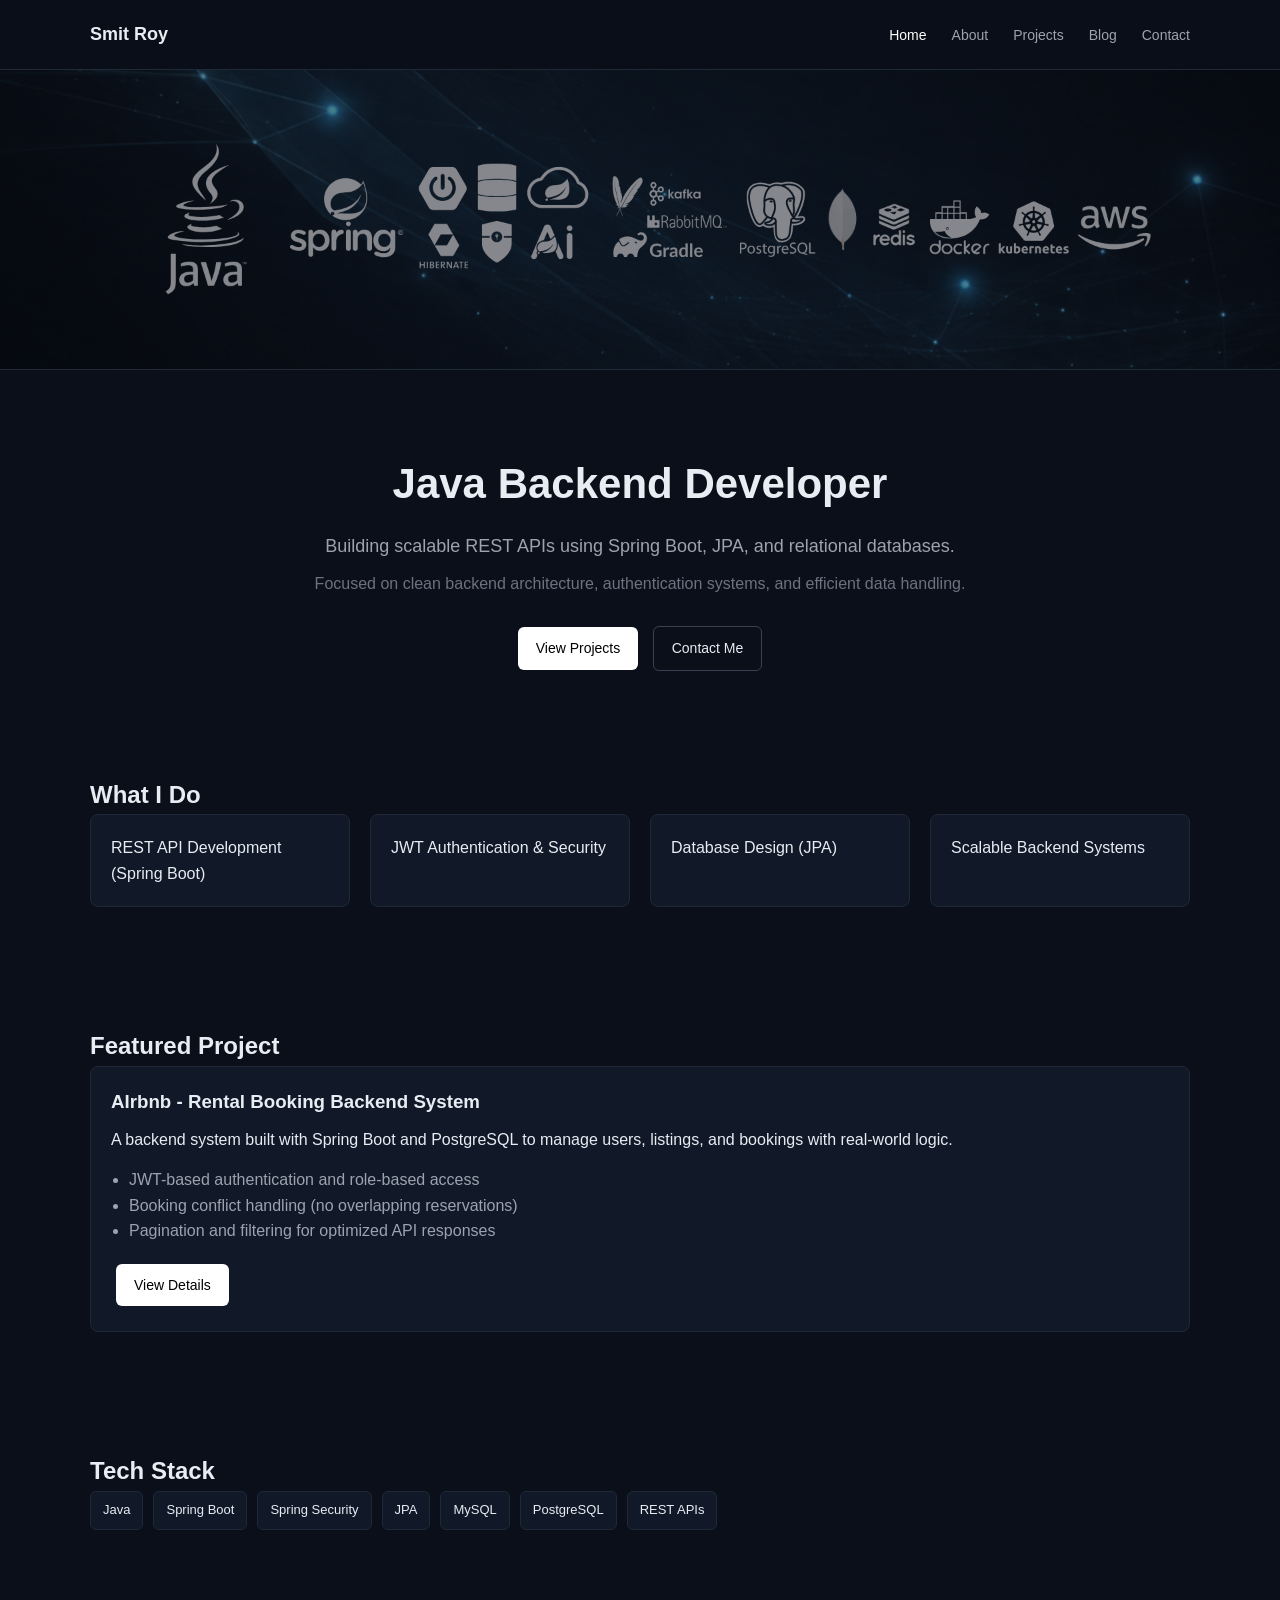
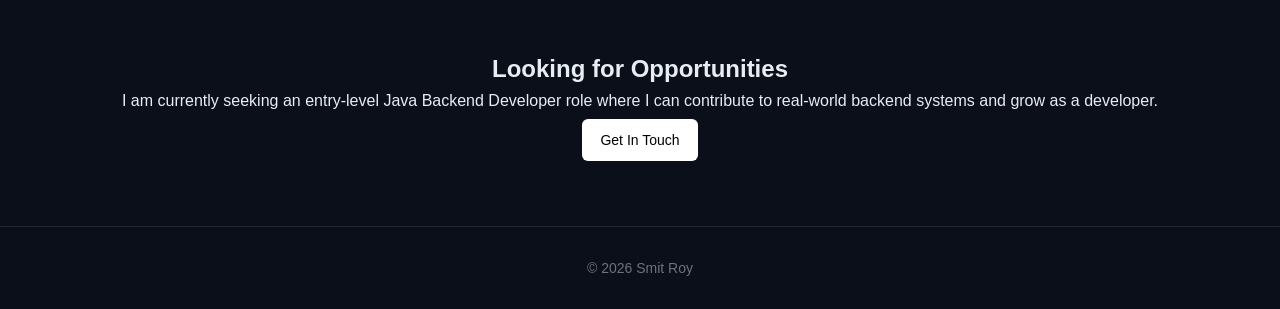
<file: index.html>
<!DOCTYPE html>
<html lang="en">
<head>
  <meta charset="UTF-8">
  <meta name="viewport" content="width=device-width, initial-scale=1.0">
  <title>Smit Roy | Java Backend Developer</title>
  <link rel="stylesheet" href="css/style.css">
</head>

<body>

<!-- HEADER -->
<header class="header">
  <nav class="nav container">
    <h2 class="logo">Smit Roy</h2>
    <ul class="nav-links">
      <li><a href="index.html" class="active">Home</a></li>
      <li><a href="about.html">About</a></li>
      <li><a href="projects.html">Projects</a></li>
      <li><a href="blog.html">Blog</a></li>
      <li><a href="contact.html">Contact</a></li>
    </ul>
  </nav>
</header>

<main>

  <!-- BANNER -->
  <section class="banner">
    <img src="assets\Home - banner.png" alt="Backend Development Banner">
    <div class="banner-text">
      <!-- <h2>Building Scalable Backend Systems</h2> -->
    </div>
  </section>

  <!-- HERO -->
  <section class="hero container">
    <h1>Java Backend Developer</h1>
    <p class="subtitle">
      Building scalable REST APIs using Spring Boot, JPA, and relational databases.
    </p>
    <p class="subtext">
      Focused on clean backend architecture, authentication systems, and efficient data handling.
    </p>

    <div class="hero-buttons">
      <a href="projects.html" class="btn primary">View Projects</a>
      <a href="contact.html" class="btn outline">Contact Me</a>
    </div>
  </section>

  <!-- WHAT I DO -->
  <section class="section container">
    <h2>What I Do</h2>
    <div class="grid-4">
      <div class="card">REST API Development (Spring Boot)</div>
      <div class="card">JWT Authentication & Security</div>
      <div class="card">Database Design (JPA)</div>
      <div class="card">Scalable Backend Systems</div>
    </div>
  </section>

  <!-- FEATURED PROJECT -->
  <section class="section container">
    <h2>Featured Project</h2>

    <div class="card project-card">
      <h3>AIrbnb - Rental Booking Backend System</h3>
      <p>
        A backend system built with Spring Boot and PostgreSQL to manage users,
        listings, and bookings with real-world logic.
      </p>

      <ul class="features">
        <li>JWT-based authentication and role-based access</li>
        <li>Booking conflict handling (no overlapping reservations)</li>
        <li>Pagination and filtering for optimized API responses</li>
      </ul>

      <a href="projects/airbnb.html" class="btn primary">View Details</a>
    </div>
  </section>

  <!-- TECH STACK -->
  <section class="section container">
    <h2>Tech Stack</h2>
    <div class="tags">
      <span>Java</span>
      <span>Spring Boot</span>
      <span>Spring Security</span>
      <span>JPA</span>
      <span>MySQL</span>
      <span>PostgreSQL</span>
      <span>REST APIs</span>
    </div>
  </section>

  <!-- CTA -->
  <section class="section container center">
    <h2>Looking for Opportunities</h2>
    <p>
      I am currently seeking an entry-level Java Backend Developer role where I can contribute
      to real-world backend systems and grow as a developer.
    </p>

    <a href="contact.html" class="btn primary">Get In Touch</a>
  </section>

</main>

<!-- FOOTER -->
<footer class="footer">
  <p>© 2026 Smit Roy</p>
</footer>

<script src="js/script.js"></script>

</body>
</html>
</file>
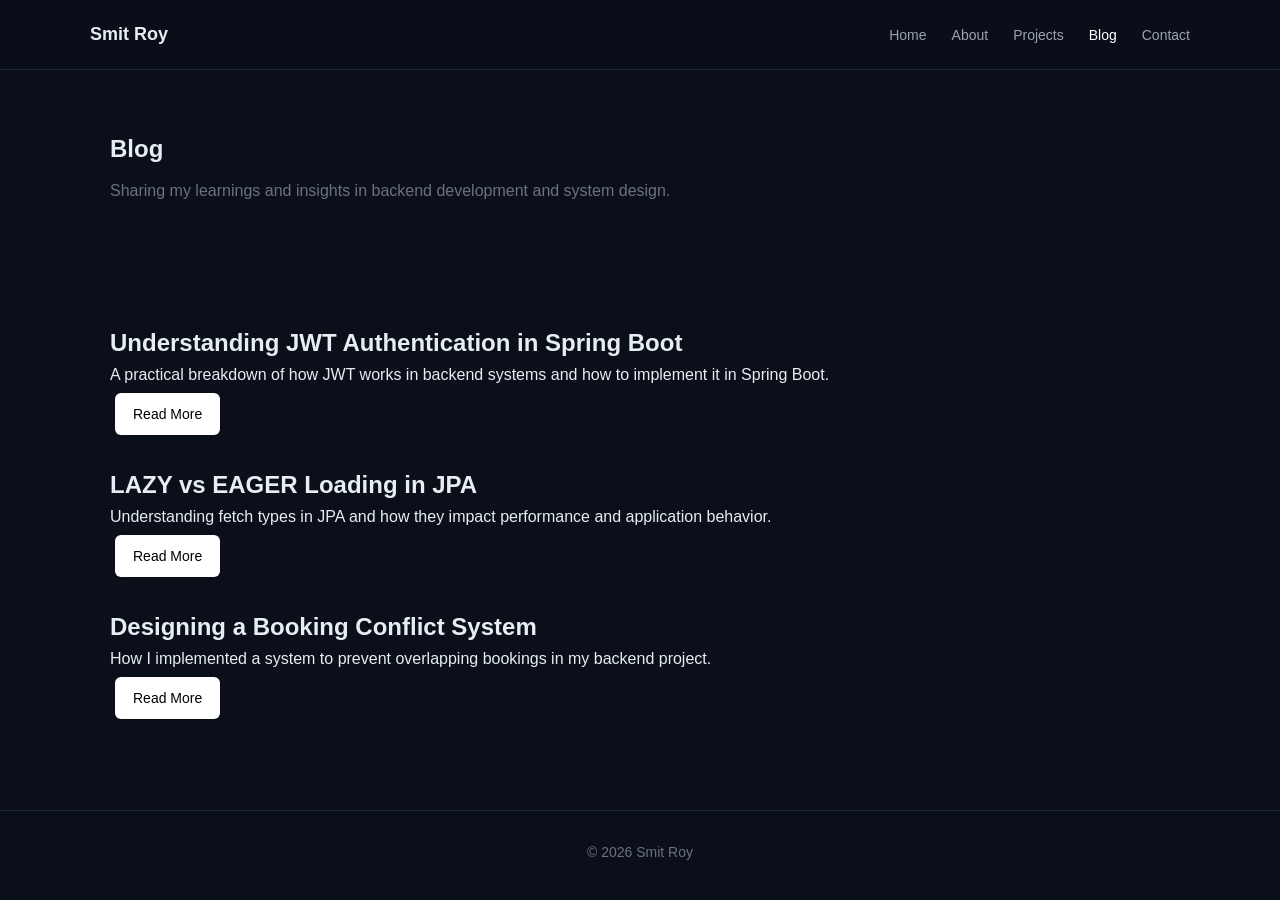
<file: blog.html>
<!DOCTYPE html>
<html lang="en">
<head>
  <meta charset="UTF-8">
  <meta name="viewport" content="width=device-width, initial-scale=1.0">
  <title>Blog | Smit Roy</title>
  <link rel="stylesheet" href="css/style.css">
</head>

<body>

<header class="header">
  <nav class="nav container">
    <h2 class="logo">Smit Roy</h2>
    <ul class="nav-links">
      <li><a href="index.html">Home</a></li>
      <li><a href="about.html">About</a></li>
      <li><a href="projects.html">Projects</a></li>
      <li><a href="blog.html" class="active">Blog</a></li>
      <li><a href="contact.html">Contact</a></li>
    </ul>
  </nav>
</header>

<main class="container">

  <!-- TITLE -->
  <section class="section">
    <h1>Blog</h1>
    <p class="subtext">
      Sharing my learnings and insights in backend development and system design.
    </p>
  </section>

  <!-- BLOG LIST -->
  <section class="section">

    <div class="blog-list">

      <!-- BLOG CARD -->
      <div class="blog-card">
        <h2>Understanding JWT Authentication in Spring Boot</h2>
        <p>
          A practical breakdown of how JWT works in backend systems and how to implement it in Spring Boot.
        </p>
        <a href="blog/blog1.html" class="btn primary">Read More</a>
      </div>
<br>
      <!-- BLOG CARD -->
      <div class="blog-card">
        <h2>LAZY vs EAGER Loading in JPA</h2>
        <p>
          Understanding fetch types in JPA and how they impact performance and application behavior.
        </p>
        <a href="blog/blog2.html" class="btn primary">Read More</a>
      </div>
<br>
      <!-- BLOG CARD -->
      <div class="blog-card">
        <h2>Designing a Booking Conflict System</h2>
        <p>
          How I implemented a system to prevent overlapping bookings in my backend project.
        </p>
        <a href="blog/blog3.html" class="btn primary">Read More</a>
      </div>
<br>
    </div>

  </section>

</main>

<footer class="footer">
  <p>© 2026 Smit Roy</p>
</footer>

<script src="js/script.js"></script>

</body>
</html>
</file>
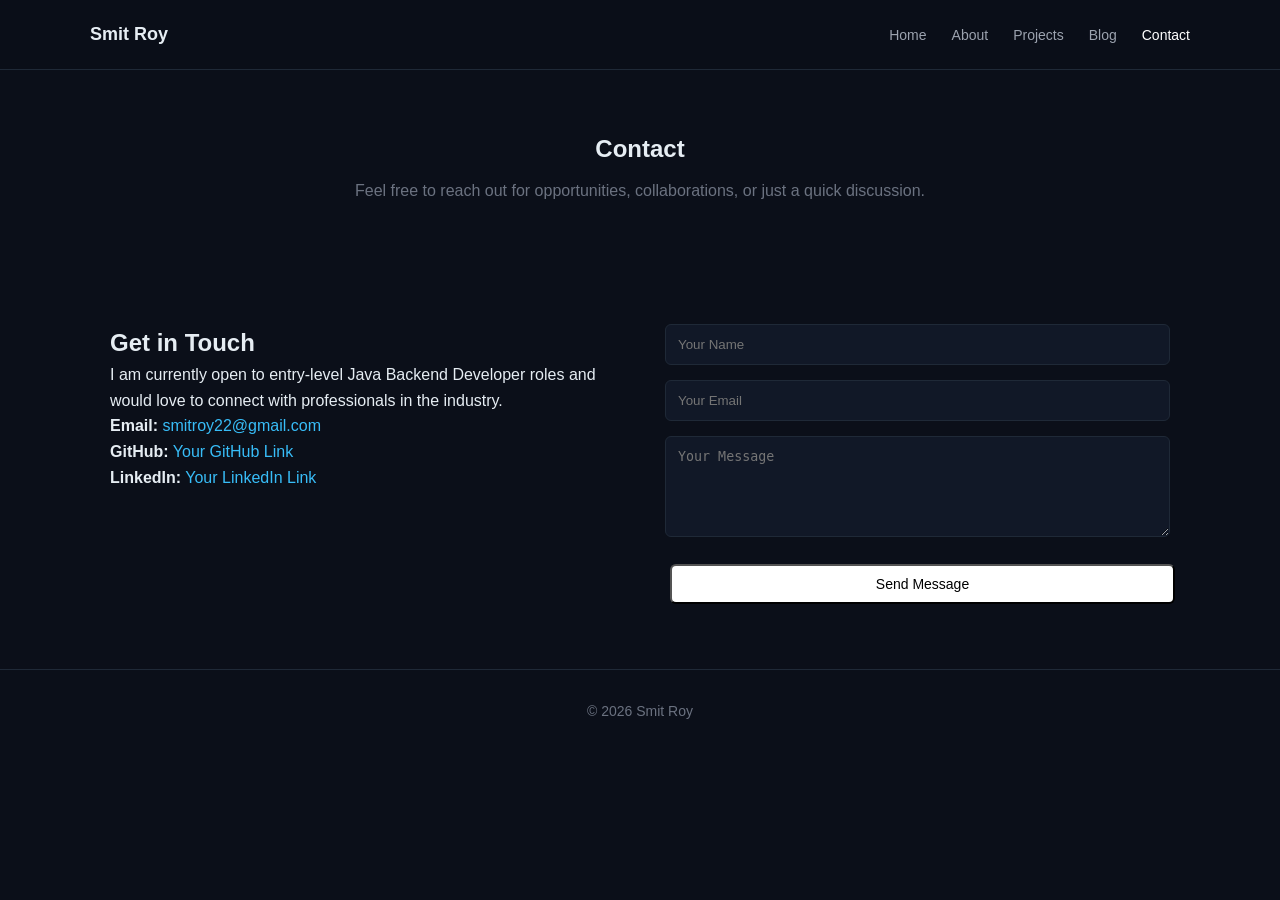
<file: contact.html>
<!DOCTYPE html>
<html lang="en">
<head>
  <meta charset="UTF-8">
  <meta name="viewport" content="width=device-width, initial-scale=1.0">
  <title>Contact | Smit Roy</title>
  <link rel="stylesheet" href="css/style.css">
</head>

<body>

<header class="header">
  <nav class="nav container">
    <h2 class="logo">Smit Roy</h2>
    <ul class="nav-links">
      <li><a href="index.html">Home</a></li>
      <li><a href="about.html">About</a></li>
      <li><a href="projects.html">Projects</a></li>
      <li><a href="blog.html">Blog</a></li>
      <li><a href="contact.html" class="active">Contact</a></li>
    </ul>
  </nav>
</header>

<main class="container">

  <!-- TITLE -->
  <section class="section center">
    <h1>Contact</h1>
    <p class="subtext">
      Feel free to reach out for opportunities, collaborations, or just a quick discussion.
    </p>
  </section>

  <!-- CONTACT INFO -->
  <section class="section contact-grid">

    <!-- LEFT -->
    <div>
      <h2>Get in Touch</h2>
      <p>
        I am currently open to entry-level Java Backend Developer roles and would
        love to connect with professionals in the industry.
      </p>

      <div class="contact-links">
        <p><strong>Email:</strong> <a href="mailto:smitroy22@gmail.com">smitroy22@gmail.com</a></p>
        <p><strong>GitHub:</strong> <a href="#">Your GitHub Link</a></p>
        <p><strong>LinkedIn:</strong> <a href="#">Your LinkedIn Link</a></p>
      </div>
    </div>

    <!-- RIGHT (FORM UI) -->
    <div class="contact-form">
      <form>
        <input type="text" placeholder="Your Name" required>
        <input type="email" placeholder="Your Email" required>
        <textarea rows="5" placeholder="Your Message" required></textarea>
        <button type="submit" class="btn primary">Send Message</button>
      </form>
    </div>

  </section>

</main>

<footer class="footer">
  <p>© 2026 Smit Roy</p>
</footer>

<script src="js/script.js"></script>

</body>
</html>
</file>
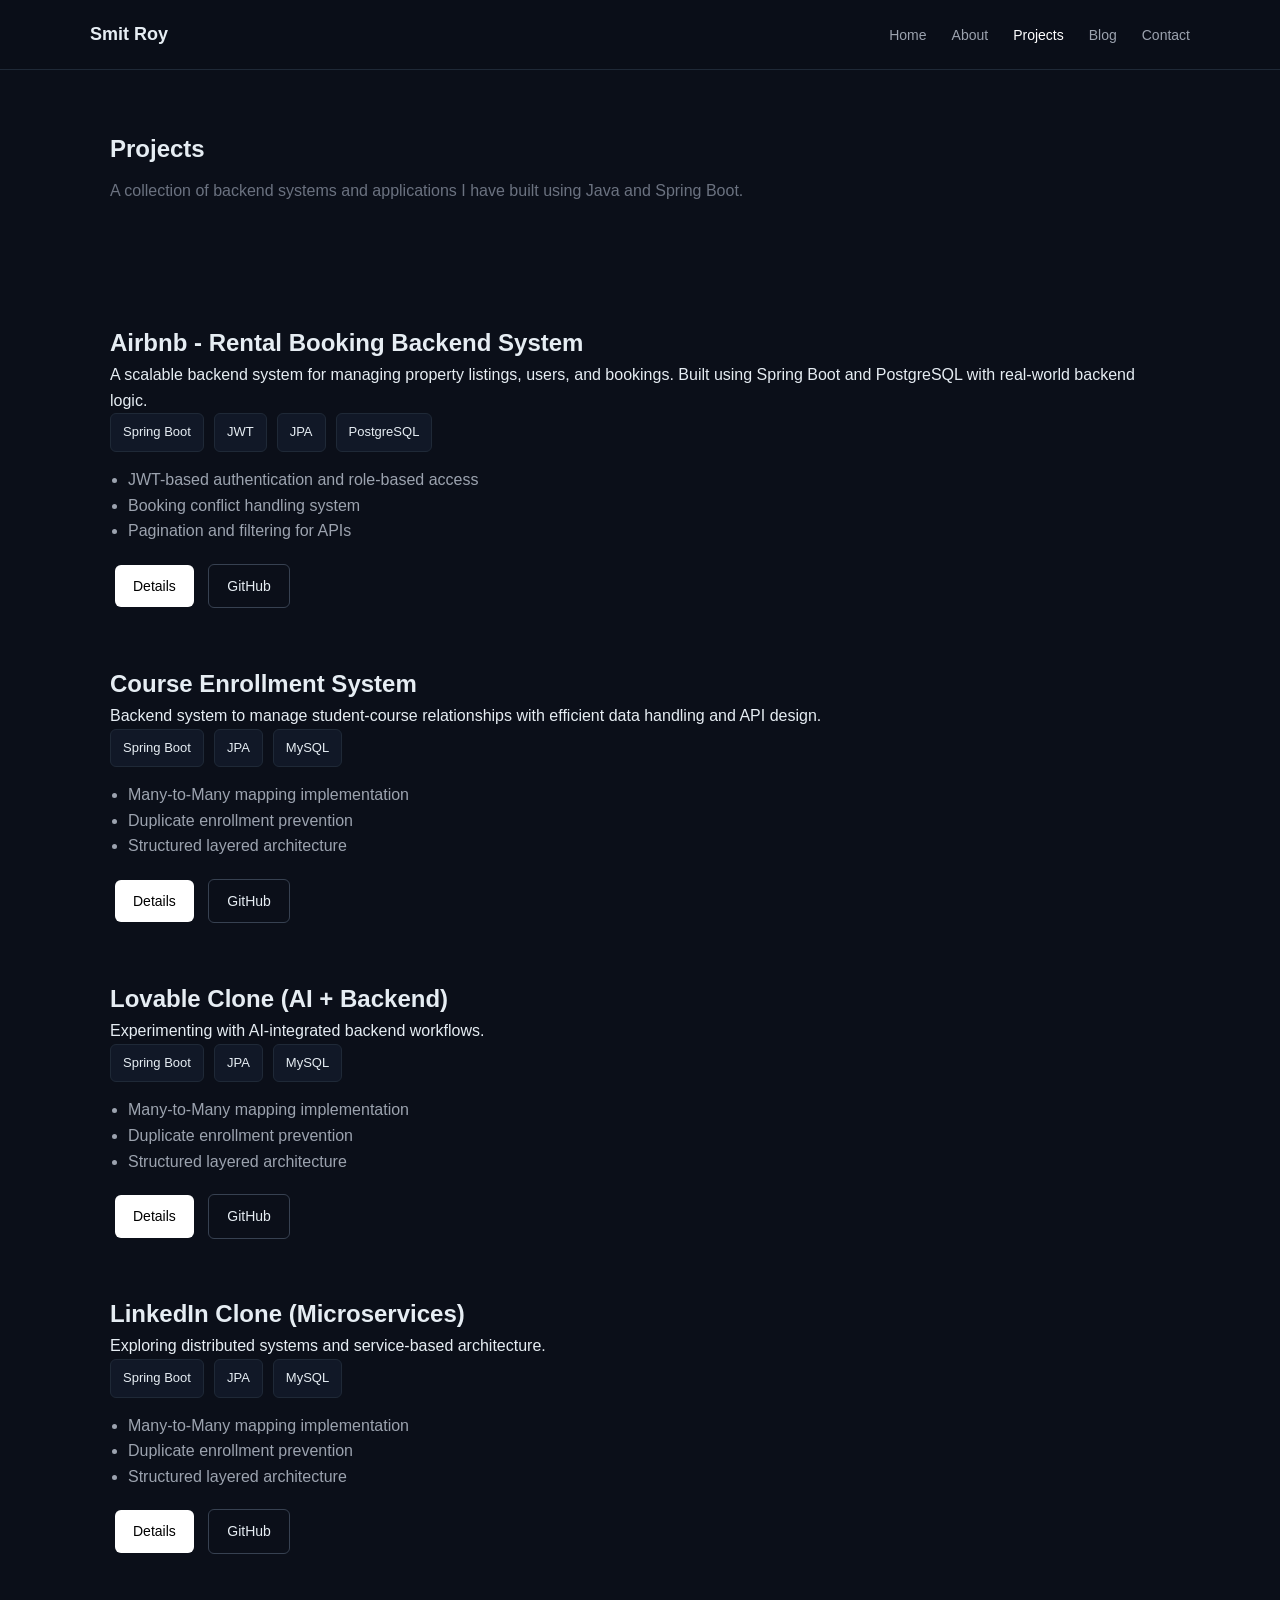
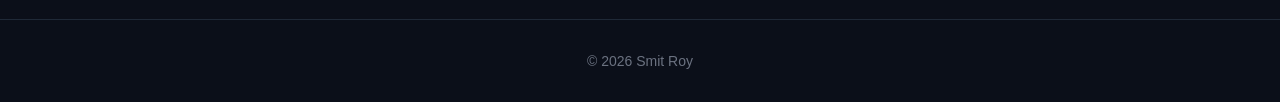
<file: projects.html>
<!DOCTYPE html>
<html lang="en">
<head>
  <meta charset="UTF-8">
  <meta name="viewport" content="width=device-width, initial-scale=1.0">
  <title>Projects | Smit Roy</title>
  <link rel="stylesheet" href="css/style.css">
</head>

<body>

<header class="header">
  <nav class="nav container">
    <h2 class="logo">Smit Roy</h2>
    <ul class="nav-links">
      <li><a href="index.html">Home</a></li>
      <li><a href="about.html">About</a></li>
      <li><a href="projects.html" class="active">Projects</a></li>
      <li><a href="blog.html">Blog</a></li>
      <li><a href="contact.html">Contact</a></li>
    </ul>
  </nav>
</header>

<main class="container">

  <!-- TITLE -->
  <section class="section">
    <h1>Projects</h1>
    <p class="subtext">
      A collection of backend systems and applications I have built using Java and Spring Boot.
    </p>
  </section>

  <!-- FEATURED PROJECTS -->
  <section class="section">

    <div class="project-grid">

      <!-- PROJECT 1 -->
      <div class="project-card">
        <h2>Airbnb - Rental Booking Backend System</h2>

        <p>
          A scalable backend system for managing property listings, users, and bookings.
          Built using Spring Boot and PostgreSQL with real-world backend logic.
        </p>

        <div class="tags">
          <span>Spring Boot</span>
          <span>JWT</span>
          <span>JPA</span>
          <span>PostgreSQL</span>
        </div>

        <ul class="features">
          <li>JWT-based authentication and role-based access</li>
          <li>Booking conflict handling system</li>
          <li>Pagination and filtering for APIs</li>
        </ul>

        <div class="project-links">
          <a href="projects/airbnb.html" class="btn primary">Details</a>
          <a href="#" class="btn outline">GitHub</a>
        </div>
      </div>
<br><br>
      <!-- PROJECT 2 -->
      <div class="project-card">
        <h2>Course Enrollment System</h2>

        <p>
          Backend system to manage student-course relationships with efficient data handling
          and API design.
        </p>

        <div class="tags">
          <span>Spring Boot</span>
          <span>JPA</span>
          <span>MySQL</span>
        </div>

        <ul class="features">
          <li>Many-to-Many mapping implementation</li>
          <li>Duplicate enrollment prevention</li>
          <li>Structured layered architecture</li>
        </ul>

        <div class="project-links">
          <a href="projects/course.html" class="btn primary">Details</a>
          <a href="#" class="btn outline">GitHub</a>
        </div>
      </div>
<br><br>
      <!-- PROJECT 3 -->
      <div class="project-card">
        <h2>Lovable Clone (AI + Backend)</h2>

        <p>
          Experimenting with AI-integrated backend workflows.
        </p>

        <div class="tags">
          <span>Spring Boot</span>
          <span>JPA</span>
          <span>MySQL</span>
        </div>

        <ul class="features">
          <li>Many-to-Many mapping implementation</li>
          <li>Duplicate enrollment prevention</li>
          <li>Structured layered architecture</li>
        </ul>

        <div class="project-links">
          <a href="projects/course.html" class="btn primary">Details</a>
          <a href="#" class="btn outline">GitHub</a>
        </div>
      </div>
<br><br>      
      <!-- PROJECT 4 -->
      <div class="project-card">
        <h2>LinkedIn Clone (Microservices)</h2>

        <p>
          Exploring distributed systems and service-based architecture.
        </p>

        <div class="tags">
          <span>Spring Boot</span>
          <span>JPA</span>
          <span>MySQL</span>
        </div>

        <ul class="features">
          <li>Many-to-Many mapping implementation</li>
          <li>Duplicate enrollment prevention</li>
          <li>Structured layered architecture</li>
        </ul>

        <div class="project-links">
          <a href="projects/course.html" class="btn primary">Details</a>
          <a href="#" class="btn outline">GitHub</a>
        </div>
      </div>

    </div>

  </section>

  <!-- WIP PROJECTS
  <section class="section">
    <h2>Work in Progress</h2>

    <div class="project-grid">

      <div class="project-card small">
        <h3>LinkedIn Clone (Microservices)</h3>
        <p>Exploring distributed systems and service-based architecture.</p>
      </div>

      <div class="project-card small">
        <h3>Lovable Clone (AI + Backend)</h3>
        <p>Experimenting with AI-integrated backend workflows.</p>
      </div>

    </div>
  </section> -->

</main>

<footer class="footer">
  <p>© 2026 Smit Roy</p>
</footer>

<script src="js/script.js"></script>

</body>
</html>
</file>
<file: css/style.css>
* {
  margin: 0;
  padding: 0;
  box-sizing: border-box;
}

body {
  font-family: -apple-system, BlinkMacSystemFont, "Segoe UI", sans-serif;
  background: #0b0f19;
  color: #e6edf3;
  line-height: 1.6;
}

/* Layout */
.container {
  max-width: 1100px;
  margin: auto;
  padding: 0 20px;
}

.section {
  padding: 60px 0;
}

.center {
  text-align: center;
}

/* Header */
.header {
  position: sticky;
  top: 0;
  z-index: 1000;

  background: rgba(11, 15, 25, 0.85);
  backdrop-filter: blur(10px);
  border-bottom: 1px solid #1f2937;
}

.nav {
  display: flex;
  justify-content: space-between;
  align-items: center;
  padding: 20px 0;
}

.logo {
  font-size: 18px;
  font-weight: 600;
}

.nav-links {
  list-style: none;
  display: flex;
  gap: 25px;
}

.nav-links a {
  text-decoration: none;
  color: #9ca3af;
  font-size: 14px;
  transition: 0.2s;
}

.nav-links a:hover,
.nav-links .active {
  color: #ffffff;
}

/* ===== BANNER ===== */
.banner {
  position: relative;
  height: 300px;
  overflow: hidden;
  border-bottom: 1px solid #1f2937;
}

.banner img {
  width: 100%;
  height: 100%;
  object-fit: cover;
  opacity: 0.5;
}

.banner-text {
  position: absolute;
  top: 50%;
  left: 50%;
  transform: translate(-50%, -50%);
  text-align: center;
}

.banner-text h2 {
  font-size: 28px;
  font-weight: 500;
}

/* ===== HERO ===== */
.hero {
  text-align: center;
  padding: 80px 0 40px;
}

.hero h1 {
  font-size: 42px;
  font-weight: 600;
  margin-bottom: 15px;
}

.subtitle {
  font-size: 18px;
  color: #9ca3af;
}

.subtext {
  margin-top: 10px;
  color: #6b7280;
}

.hero-buttons {
  margin-top: 25px;
}

/* Buttons */
.btn {
  display: inline-block;
  padding: 10px 18px;
  margin: 5px;
  border-radius: 6px;
  text-decoration: none;
  font-size: 14px;
  transition: 0.2s;
}

.btn.primary {
  background: #ffffff;
  color: #000;
}

.btn.primary:hover {
  opacity: 0.85;
}

.btn.outline {
  border: 1px solid #374151;
  color: #e6edf3;
}

.btn.outline:hover {
  border-color: #ffffff;
}

/* Grid */
.grid-4 {
  display: grid;
  grid-template-columns: repeat(auto-fit, minmax(200px, 1fr));
  gap: 20px;
}

/* Cards */
.card {
  background: #111827;
  padding: 20px;
  border-radius: 8px;
  border: 1px solid #1f2937;
  transition: 0.2s;
}

.card:hover {
  border-color: #374151;
  transform: translateY(-3px);
}

/* Project */
.project-card h3 {
  margin-bottom: 10px;
}

.features {
  margin: 15px 0;
  padding-left: 18px;
  color: #9ca3af;
}

/* Tags */
.tags {
  display: flex;
  flex-wrap: wrap;
  gap: 10px;
}

.tags span {
  background: #111827;
  padding: 8px 12px;
  border-radius: 6px;
  font-size: 13px;
  border: 1px solid #1f2937;
}

/* Footer */
.footer {
  text-align: center;
  padding: 30px 0;
  border-top: 1px solid #1f2937;
  font-size: 14px;
  color: #6b7280;
}

.about-image {
  display: flex;
  justify-content: center;
}

.about-image img {
  width: 220px;
  height: 220px;
  object-fit: cover;
  border-radius: 50%;
  border: 2px solid #1f2937;
  box-shadow: 0 10px 30px rgba(0,0,0,0.4);
}

.about-image img:hover {
  transform: scale(1.05);
}

.about-grid {
  display: grid;
  grid-template-columns: 1fr 280px; /* text | image */
  gap: 60px;
  align-items: center;
}

@media (max-width: 768px) {
  .about-grid {
    grid-template-columns: 1fr;
    text-align: center;
  }

  .about-image {
    margin-top: 20px;
  }
}

/* CONTACT PAGE */

.contact-grid {
  display: grid;
  grid-template-columns: 1fr 1fr;
  gap: 50px;
  align-items: start;
}

.contact-links a {
  color: #38bdf8;
  text-decoration: none;
}

.contact-links a:hover {
  text-decoration: underline;
}

/* Form */
.contact-form input,
.contact-form textarea {
  width: 100%;
  padding: 12px;
  margin-bottom: 15px;
  background: #111827;
  border: 1px solid #1f2937;
  color: #e6edf3;
  border-radius: 6px;
}

.contact-form input:focus,
.contact-form textarea:focus {
  outline: none;
  border-color: #374151;
}

.contact-form button {
  width: 100%;
}

/* Mobile */
@media (max-width: 768px) {
  .contact-grid {
    grid-template-columns: 1fr;
  }
}

/* PROJECT DETAIL PAGE */

/* Banner */
.project-banner {
  position: relative;
  height: 300px;
  overflow: hidden;
  border-bottom: 1px solid #1f2937;
}

.project-banner img {
  width: 100%;
  height: 100%;
  object-fit: cover;
  opacity: 0.5;
}

/* Gallery */
.gallery {
  display: grid;
  grid-template-columns: repeat(auto-fit, minmax(250px, 1fr));
  gap: 15px;
}

.gallery img {
  width: 100%;
  border-radius: 8px;
  border: 1px solid #1f2937;
  transition: 0.3s;
}

.gallery img:hover {
  transform: scale(1.03);
}

/* BLOG INTRO (TEXT + IMAGE SIDE BY SIDE) */

.blog-intro {
  display: grid;
  grid-template-columns: 1fr 300px;
  gap: 40px;
  align-items: start;
  margin-top: 30px;
}

.blog-image img {
  width: 100%;
  border-radius: 10px;
  border: 1px solid #1f2937;
}

/* BLOG CONTENT */
.blog-post {
  max-width: 900px;
  margin: auto;
  line-height: 1.8;
}

.blog-post h1 {
  margin-bottom: 10px;
}

.blog-post h2 {
  margin-top: 30px;
  margin-bottom: 10px;
}

.blog-post p {
  color: #d1d5db;
}

.blog-post ul {
  margin-left: 20px;
  color: #9ca3af;
}

/* MOBILE FIX */
@media (max-width: 768px) {
  .blog-intro {
    grid-template-columns: 1fr;
  }

  .blog-image {
    margin-top: 20px;
  }
}
</file>
